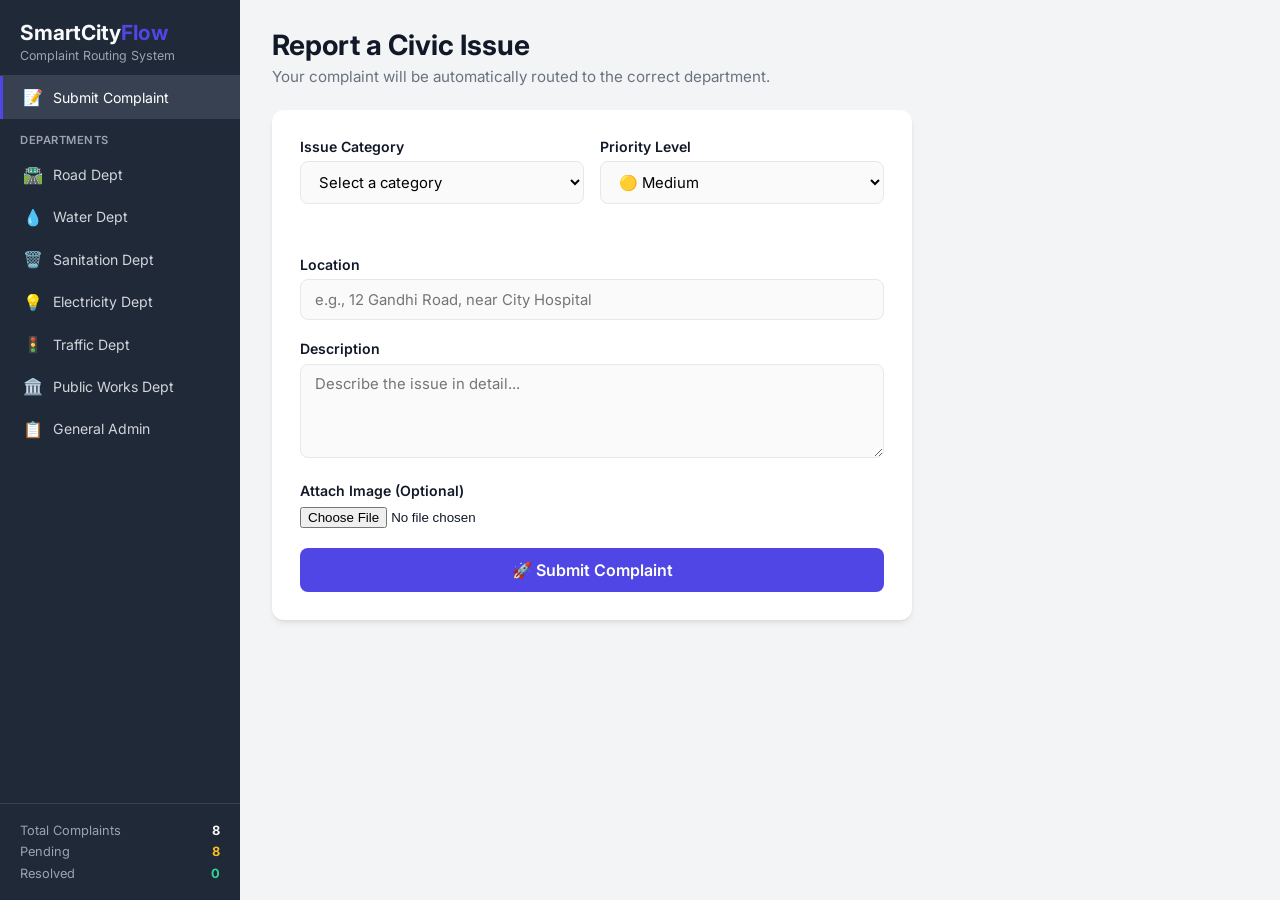
<file: smart-routing-prototype/index.html>
<!DOCTYPE html>
<html lang="en">
<head>
    <meta charset="UTF-8">
    <meta name="viewport" content="width=device-width, initial-scale=1.0">
    <title>SmartCity Flow - Complaint Routing System</title>
    <link href="https://fonts.googleapis.com/css2?family=Inter:wght@400;500;600;700&display=swap" rel="stylesheet">
    <link rel="stylesheet" href="styles.css">
</head>
<body>
<div class="app-container">

    <!-- Sidebar Navigation -->
    <aside class="sidebar">
        <div class="brand">
            <h2>SmartCity<span>Flow</span></h2>
            <p>Complaint Routing System</p>
        </div>
        <nav>
            <button class="nav-btn active" data-view="submit-view">
                <span class="icon">📝</span> Submit Complaint
            </button>
            <div class="nav-divider">Departments</div>
            <button class="nav-btn" data-view="dashboard-road">
                <span class="icon">🛣️</span> Road Dept
            </button>
            <button class="nav-btn" data-view="dashboard-water">
                <span class="icon">💧</span> Water Dept
            </button>
            <button class="nav-btn" data-view="dashboard-sanitation">
                <span class="icon">🗑️</span> Sanitation Dept
            </button>
            <button class="nav-btn" data-view="dashboard-electricity">
                <span class="icon">💡</span> Electricity Dept
            </button>
            <button class="nav-btn" data-view="dashboard-traffic">
                <span class="icon">🚦</span> Traffic Dept
            </button>
            <button class="nav-btn" data-view="dashboard-publicworks">
                <span class="icon">🏛️</span> Public Works Dept
            </button>
            <button class="nav-btn" data-view="dashboard-general">
                <span class="icon">📋</span> General Admin
            </button>
        </nav>
        <div class="sidebar-stats" id="sidebarStats"></div>
    </aside>

    <!-- Main Content -->
    <main class="main-content">

        <!-- Submit View -->
        <section id="submit-view" class="view-section active">
            <div class="header">
                <h1>Report a Civic Issue</h1>
                <p>Your complaint will be automatically routed to the correct department.</p>
            </div>
            <div class="card form-card">
                <form id="complaintForm">
                    <div class="form-row">
                        <div class="form-group">
                            <label for="issueType">Issue Category</label>
                            <select id="issueType" required>
                                <option value="" disabled selected>Select a category</option>
                                <option value="Road Damage">🛣️ Road Damage (Potholes, Cracks)</option>
                                <option value="Water Leakage">💧 Water Leakage (Pipeline, Overflow)</option>
                                <option value="Garbage Overflow">🗑️ Garbage Overflow (Bins, Waste)</option>
                                <option value="Street Light">💡 Street Light (Non-functional)</option>
                                <option value="Sanitation">🚿 Sanitation (Drainage, Sewage)</option>
                                <option value="Traffic">🚦 Traffic (Signals, Road Signs)</option>
                                <option value="Public Property">🏛️ Public Property (Parks, Buildings)</option>
                                <option value="Other">📋 Other (General Civic Issue)</option>
                            </select>
                            <div class="routing-badge" id="routingBadge"></div>
                        </div>
                        <div class="form-group">
                            <label for="priority">Priority Level</label>
                            <select id="priority" required>
                                <option value="Low">🟢 Low</option>
                                <option value="Medium" selected>🟡 Medium</option>
                                <option value="High">🔴 High</option>
                            </select>
                        </div>
                    </div>
                    <div class="form-group">
                        <label for="location">Location</label>
                        <input type="text" id="location" placeholder="e.g., 12 Gandhi Road, near City Hospital" required>
                    </div>
                    <div class="form-group">
                        <label for="description">Description</label>
                        <textarea id="description" rows="4" placeholder="Describe the issue in detail..." required></textarea>
                    </div>
                    <div class="form-group">
                        <label for="image">Attach Image (Optional)</label>
                        <input type="file" id="image" accept="image/*">
                    </div>
                    <button type="submit" class="btn-primary">🚀 Submit Complaint</button>
                </form>
            </div>
        </section>

        <!-- Road Department Dashboard -->
        <section id="dashboard-road" class="view-section" data-department="Road Department">
            <div class="header dept-header" style="--dept-color: #e74c3c;">
                <div class="dept-title-row">
                    <span class="dept-icon">🛣️</span>
                    <div>
                        <h1>Road Department Dashboard</h1>
                        <p>Managing road damage, potholes and surface repairs.</p>
                    </div>
                </div>
            </div>
            <div class="dashboard-controls">
                <div class="filter-group">
                    <label>Filter by Status:</label>
                    <select class="status-filter">
                        <option value="All">All</option><option value="Pending">Pending</option>
                        <option value="In Progress">In Progress</option><option value="Completed">Completed</option>
                    </select>
                </div>
                <div class="stat-counts" id="stats-road"></div>
            </div>
            <div class="complaints-grid" id="grid-road"></div>
        </section>

        <!-- Water Department Dashboard -->
        <section id="dashboard-water" class="view-section" data-department="Water Department">
            <div class="header dept-header" style="--dept-color: #3498db;">
                <div class="dept-title-row">
                    <span class="dept-icon">💧</span>
                    <div>
                        <h1>Water Department Dashboard</h1>
                        <p>Managing pipeline leaks, water overflow and supply issues.</p>
                    </div>
                </div>
            </div>
            <div class="dashboard-controls">
                <div class="filter-group">
                    <label>Filter by Status:</label>
                    <select class="status-filter">
                        <option value="All">All</option><option value="Pending">Pending</option>
                        <option value="In Progress">In Progress</option><option value="Completed">Completed</option>
                    </select>
                </div>
                <div class="stat-counts" id="stats-water"></div>
            </div>
            <div class="complaints-grid" id="grid-water"></div>
        </section>

        <!-- Sanitation Department Dashboard -->
        <section id="dashboard-sanitation" class="view-section" data-department="Sanitation Department">
            <div class="header dept-header" style="--dept-color: #27ae60;">
                <div class="dept-title-row">
                    <span class="dept-icon">🗑️</span>
                    <div>
                        <h1>Sanitation Department Dashboard</h1>
                        <p>Managing garbage, drainage, sewage and public sanitation.</p>
                    </div>
                </div>
            </div>
            <div class="dashboard-controls">
                <div class="filter-group">
                    <label>Filter by Status:</label>
                    <select class="status-filter">
                        <option value="All">All</option><option value="Pending">Pending</option>
                        <option value="In Progress">In Progress</option><option value="Completed">Completed</option>
                    </select>
                </div>
                <div class="stat-counts" id="stats-sanitation"></div>
            </div>
            <div class="complaints-grid" id="grid-sanitation"></div>
        </section>

        <!-- Electricity Department Dashboard -->
        <section id="dashboard-electricity" class="view-section" data-department="Electricity Department">
            <div class="header dept-header" style="--dept-color: #f39c12;">
                <div class="dept-title-row">
                    <span class="dept-icon">💡</span>
                    <div>
                        <h1>Electricity Department Dashboard</h1>
                        <p>Managing street lights and power-related public complaints.</p>
                    </div>
                </div>
            </div>
            <div class="dashboard-controls">
                <div class="filter-group">
                    <label>Filter by Status:</label>
                    <select class="status-filter">
                        <option value="All">All</option><option value="Pending">Pending</option>
                        <option value="In Progress">In Progress</option><option value="Completed">Completed</option>
                    </select>
                </div>
                <div class="stat-counts" id="stats-electricity"></div>
            </div>
            <div class="complaints-grid" id="grid-electricity"></div>
        </section>

        <!-- Traffic Department Dashboard -->
        <section id="dashboard-traffic" class="view-section" data-department="Traffic Department">
            <div class="header dept-header" style="--dept-color: #e67e22;">
                <div class="dept-title-row">
                    <span class="dept-icon">🚦</span>
                    <div>
                        <h1>Traffic Department Dashboard</h1>
                        <p>Managing traffic signals, road signs and markings.</p>
                    </div>
                </div>
            </div>
            <div class="dashboard-controls">
                <div class="filter-group">
                    <label>Filter by Status:</label>
                    <select class="status-filter">
                        <option value="All">All</option><option value="Pending">Pending</option>
                        <option value="In Progress">In Progress</option><option value="Completed">Completed</option>
                    </select>
                </div>
                <div class="stat-counts" id="stats-traffic"></div>
            </div>
            <div class="complaints-grid" id="grid-traffic"></div>
        </section>

        <!-- Public Works Department Dashboard -->
        <section id="dashboard-publicworks" class="view-section" data-department="Public Works Department">
            <div class="header dept-header" style="--dept-color: #1abc9c;">
                <div class="dept-title-row">
                    <span class="dept-icon">🏛️</span>
                    <div>
                        <h1>Public Works Department Dashboard</h1>
                        <p>Managing parks, benches, public buildings and civic infrastructure.</p>
                    </div>
                </div>
            </div>
            <div class="dashboard-controls">
                <div class="filter-group">
                    <label>Filter by Status:</label>
                    <select class="status-filter">
                        <option value="All">All</option><option value="Pending">Pending</option>
                        <option value="In Progress">In Progress</option><option value="Completed">Completed</option>
                    </select>
                </div>
                <div class="stat-counts" id="stats-publicworks"></div>
            </div>
            <div class="complaints-grid" id="grid-publicworks"></div>
        </section>

        <!-- General Administration Dashboard -->
        <section id="dashboard-general" class="view-section" data-department="General Administration">
            <div class="header dept-header" style="--dept-color: #95a5a6;">
                <div class="dept-title-row">
                    <span class="dept-icon">📋</span>
                    <div>
                        <h1>General Administration Dashboard</h1>
                        <p>Managing miscellaneous and unclassified civic issues.</p>
                    </div>
                </div>
            </div>
            <div class="dashboard-controls">
                <div class="filter-group">
                    <label>Filter by Status:</label>
                    <select class="status-filter">
                        <option value="All">All</option><option value="Pending">Pending</option>
                        <option value="In Progress">In Progress</option><option value="Completed">Completed</option>
                    </select>
                </div>
                <div class="stat-counts" id="stats-general"></div>
            </div>
            <div class="complaints-grid" id="grid-general"></div>
        </section>

    </main>
</div>

<!-- Toast Container -->
<div id="toast-container"></div>

<script src="app.js"></script>
</body>
</html>
</file>
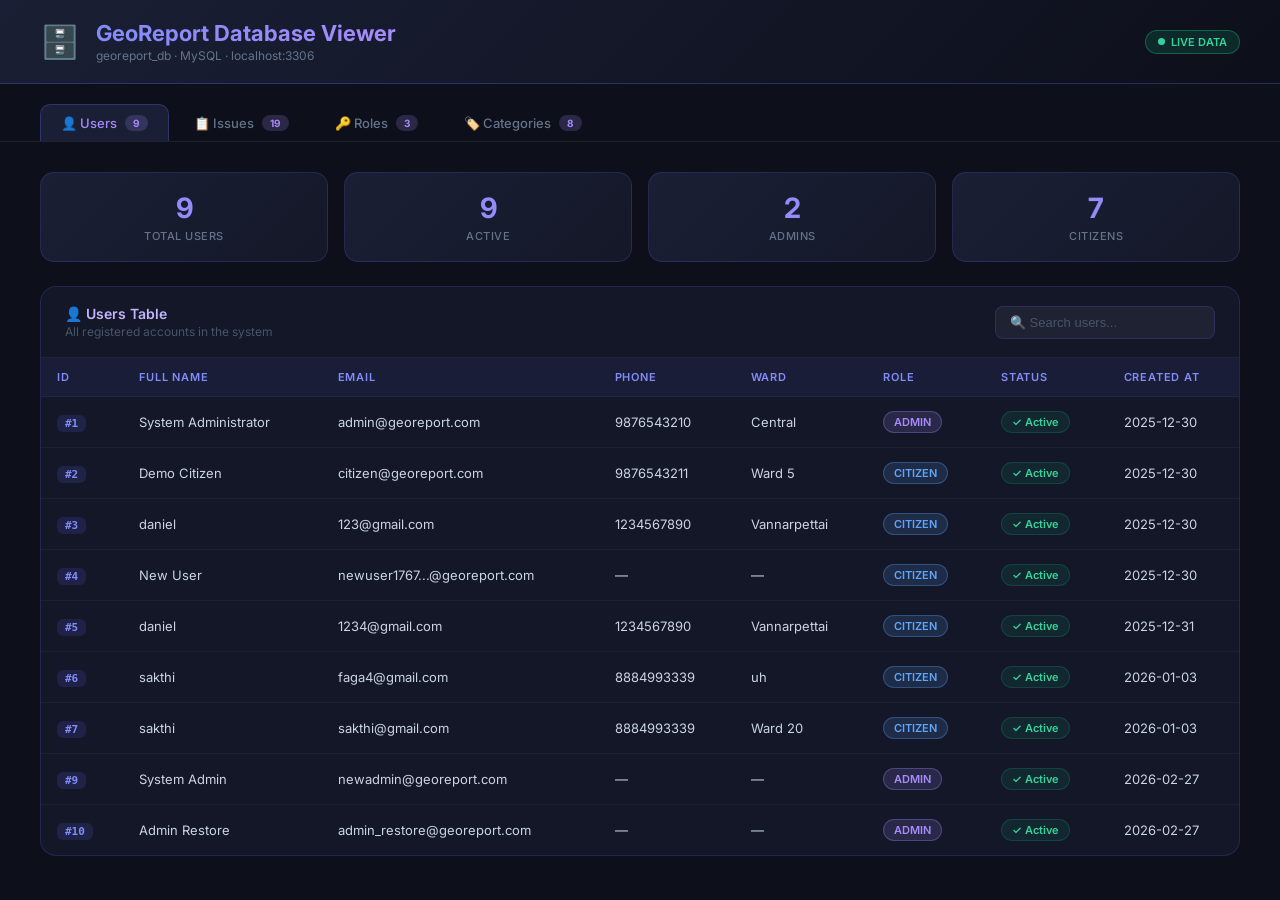
<file: src/main/resources/static/db-viewer.html>
<!DOCTYPE html>
<html lang="en">
<head>
  <meta charset="UTF-8" />
  <meta name="viewport" content="width=device-width, initial-scale=1.0"/>
  <title>GeoReport — Database Viewer</title>
  <link href="https://fonts.googleapis.com/css2?family=Inter:wght@300;400;500;600;700&display=swap" rel="stylesheet"/>
  <style>
    * { margin: 0; padding: 0; box-sizing: border-box; }

    body {
      font-family: 'Inter', sans-serif;
      background: #0d0f1a;
      color: #e2e8f0;
      min-height: 100vh;
    }

    /* Header */
    .header {
      background: linear-gradient(135deg, #1a1f35 0%, #0d0f1a 100%);
      border-bottom: 1px solid rgba(99,102,241,0.3);
      padding: 20px 40px;
      display: flex;
      align-items: center;
      gap: 16px;
    }
    .header-icon { font-size: 32px; }
    .header h1 { font-size: 22px; font-weight: 700; background: linear-gradient(90deg,#818cf8,#a78bfa); -webkit-background-clip:text; -webkit-text-fill-color:transparent; }
    .header p { font-size: 12px; color: #64748b; margin-top: 2px; }

    .live-badge {
      margin-left: auto;
      background: rgba(16,185,129,0.15);
      border: 1px solid rgba(16,185,129,0.4);
      color: #34d399;
      font-size: 11px;
      font-weight: 600;
      padding: 4px 12px;
      border-radius: 20px;
      display: flex;
      align-items: center;
      gap: 6px;
    }
    .live-dot { width:7px; height:7px; background:#34d399; border-radius:50%; animation: pulse 1.5s infinite; }
    @keyframes pulse { 0%,100%{opacity:1;} 50%{opacity:0.3;} }

    /* Tabs */
    .tabs {
      display: flex;
      gap: 4px;
      padding: 20px 40px 0;
      border-bottom: 1px solid rgba(255,255,255,0.08);
    }
    .tab {
      padding: 10px 20px;
      border-radius: 10px 10px 0 0;
      font-size: 13px;
      font-weight: 500;
      cursor: pointer;
      color: #64748b;
      border: 1px solid transparent;
      border-bottom: none;
      transition: all 0.2s;
      display: flex;
      align-items: center;
      gap: 8px;
    }
    .tab:hover { color: #a78bfa; background: rgba(167,139,250,0.05); }
    .tab.active {
      color: #a78bfa;
      background: #1a1f35;
      border-color: rgba(99,102,241,0.3);
      border-bottom-color: #1a1f35;
    }
    .tab-count {
      background: rgba(167,139,250,0.2);
      color: #a78bfa;
      font-size: 10px;
      font-weight: 700;
      padding: 2px 8px;
      border-radius: 20px;
    }

    /* Content */
    .content { padding: 30px 40px; }
    .tab-panel { display: none; }
    .tab-panel.active { display: block; animation: fadeIn 0.3s ease; }
    @keyframes fadeIn { from{opacity:0;transform:translateY(8px);} to{opacity:1;transform:translateY(0);} }

    /* Stats Row */
    .stats-row {
      display: grid;
      grid-template-columns: repeat(auto-fit, minmax(160px, 1fr));
      gap: 16px;
      margin-bottom: 24px;
    }
    .stat-card {
      background: linear-gradient(135deg, #1a1f35, #141828);
      border: 1px solid rgba(99,102,241,0.2);
      border-radius: 14px;
      padding: 18px;
      text-align: center;
      transition: transform 0.2s, border-color 0.2s;
    }
    .stat-card:hover { transform: translateY(-2px); border-color: rgba(167,139,250,0.4); }
    .stat-value { font-size: 28px; font-weight: 700; background: linear-gradient(90deg,#818cf8,#a78bfa); -webkit-background-clip:text; -webkit-text-fill-color:transparent; }
    .stat-label { font-size: 11px; color: #64748b; margin-top: 4px; font-weight: 500; text-transform: uppercase; letter-spacing: 0.5px; }

    /* Table */
    .table-wrapper {
      background: #131728;
      border: 1px solid rgba(99,102,241,0.2);
      border-radius: 16px;
      overflow: hidden;
    }
    .table-header-bar {
      padding: 18px 24px;
      display: flex;
      align-items: center;
      justify-content: space-between;
      border-bottom: 1px solid rgba(255,255,255,0.06);
    }
    .table-title { font-size: 14px; font-weight: 600; color: #c4b5fd; }
    .table-subtitle { font-size: 12px; color: #475569; margin-top: 2px; }
    .search-box {
      background: rgba(255,255,255,0.05);
      border: 1px solid rgba(99,102,241,0.2);
      border-radius: 8px;
      padding: 8px 14px;
      font-size: 13px;
      color: #e2e8f0;
      outline: none;
      width: 220px;
      transition: border-color 0.2s;
    }
    .search-box:focus { border-color: rgba(167,139,250,0.5); }
    .search-box::placeholder { color: #475569; }

    table { width: 100%; border-collapse: collapse; }
    thead tr { background: rgba(99,102,241,0.08); }
    th {
      padding: 12px 16px;
      text-align: left;
      font-size: 11px;
      font-weight: 600;
      color: #818cf8;
      text-transform: uppercase;
      letter-spacing: 0.8px;
      white-space: nowrap;
    }
    td {
      padding: 14px 16px;
      font-size: 13px;
      color: #cbd5e1;
      border-top: 1px solid rgba(255,255,255,0.04);
    }
    tbody tr { transition: background 0.15s; }
    tbody tr:hover { background: rgba(99,102,241,0.06); }

    /* Badges */
    .badge {
      display: inline-flex;
      align-items: center;
      gap: 5px;
      padding: 3px 10px;
      border-radius: 20px;
      font-size: 11px;
      font-weight: 600;
    }
    .badge-submitted { background: rgba(59,130,246,0.15); color: #60a5fa; border: 1px solid rgba(59,130,246,0.25); }
    .badge-resolved  { background: rgba(16,185,129,0.15); color: #34d399; border: 1px solid rgba(16,185,129,0.25); }
    .badge-rejected  { background: rgba(239,68,68,0.15);  color: #f87171; border: 1px solid rgba(239,68,68,0.25); }
    .badge-in_progress { background: rgba(245,158,11,0.15); color: #fbbf24; border: 1px solid rgba(245,158,11,0.25); }

    .badge-low      { background: rgba(16,185,129,0.1);  color: #6ee7b7; border: 1px solid rgba(16,185,129,0.2); }
    .badge-medium   { background: rgba(245,158,11,0.1);  color: #fcd34d; border: 1px solid rgba(245,158,11,0.2); }
    .badge-high     { background: rgba(249,115,22,0.1);  color: #fb923c; border: 1px solid rgba(249,115,22,0.2); }
    .badge-critical { background: rgba(239,68,68,0.1);   color: #f87171; border: 1px solid rgba(239,68,68,0.2); }

    .badge-admin      { background: rgba(167,139,250,0.15); color: #a78bfa; border: 1px solid rgba(167,139,250,0.3); }
    .badge-citizen    { background: rgba(96,165,250,0.15);  color: #60a5fa; border: 1px solid rgba(96,165,250,0.3); }
    .badge-department { background: rgba(52,211,153,0.15);  color: #34d399; border: 1px solid rgba(52,211,153,0.3); }
    .badge-active   { background: rgba(16,185,129,0.1);  color: #34d399; border: 1px solid rgba(16,185,129,0.2); }

    .id-pill {
      background: rgba(99,102,241,0.15);
      color: #818cf8;
      padding: 2px 8px;
      border-radius: 6px;
      font-size: 11px;
      font-weight: 700;
      font-family: monospace;
    }

    .no-data { text-align: center; padding: 40px; color: #475569; font-size: 14px; }
  </style>
</head>
<body>

<div class="header">
  <div class="header-icon">🗄️</div>
  <div>
    <h1>GeoReport Database Viewer</h1>
    <p>georeport_db · MySQL · localhost:3306</p>
  </div>
  <div class="live-badge">
    <div class="live-dot"></div>
    LIVE DATA
  </div>
</div>

<!-- Tabs -->
<div class="tabs">
  <div class="tab active" onclick="showTab('users')" id="tab-users">👤 Users <span class="tab-count" id="cnt-users">9</span></div>
  <div class="tab" onclick="showTab('issues')" id="tab-issues">📋 Issues <span class="tab-count" id="cnt-issues">19</span></div>
  <div class="tab" onclick="showTab('roles')" id="tab-roles">🔑 Roles <span class="tab-count">3</span></div>
  <div class="tab" onclick="showTab('categories')" id="tab-categories">🏷️ Categories <span class="tab-count">8</span></div>
</div>

<div class="content">

  <!-- ======= USERS ======= -->
  <div class="tab-panel active" id="panel-users">
    <div class="stats-row">
      <div class="stat-card"><div class="stat-value">9</div><div class="stat-label">Total Users</div></div>
      <div class="stat-card"><div class="stat-value">9</div><div class="stat-label">Active</div></div>
      <div class="stat-card"><div class="stat-value">2</div><div class="stat-label">Admins</div></div>
      <div class="stat-card"><div class="stat-value">7</div><div class="stat-label">Citizens</div></div>
    </div>
    <div class="table-wrapper">
      <div class="table-header-bar">
        <div>
          <div class="table-title">👤 Users Table</div>
          <div class="table-subtitle">All registered accounts in the system</div>
        </div>
        <input class="search-box" type="text" id="search-users" placeholder="🔍 Search users..." oninput="filterTable('users-tbody', this.value)"/>
      </div>
      <table>
        <thead>
          <tr>
            <th>ID</th><th>Full Name</th><th>Email</th><th>Phone</th><th>Ward</th><th>Role</th><th>Status</th><th>Created At</th>
          </tr>
        </thead>
        <tbody id="users-tbody">
          <tr><td><span class="id-pill">#1</span></td><td>System Administrator</td><td>admin@georeport.com</td><td>9876543210</td><td>Central</td><td><span class="badge badge-admin">ADMIN</span></td><td><span class="badge badge-active">✓ Active</span></td><td>2025-12-30</td></tr>
          <tr><td><span class="id-pill">#2</span></td><td>Demo Citizen</td><td>citizen@georeport.com</td><td>9876543211</td><td>Ward 5</td><td><span class="badge badge-citizen">CITIZEN</span></td><td><span class="badge badge-active">✓ Active</span></td><td>2025-12-30</td></tr>
          <tr><td><span class="id-pill">#3</span></td><td>daniel</td><td>123@gmail.com</td><td>1234567890</td><td>Vannarpettai</td><td><span class="badge badge-citizen">CITIZEN</span></td><td><span class="badge badge-active">✓ Active</span></td><td>2025-12-30</td></tr>
          <tr><td><span class="id-pill">#4</span></td><td>New User</td><td>newuser1767...@georeport.com</td><td>—</td><td>—</td><td><span class="badge badge-citizen">CITIZEN</span></td><td><span class="badge badge-active">✓ Active</span></td><td>2025-12-30</td></tr>
          <tr><td><span class="id-pill">#5</span></td><td>daniel</td><td>1234@gmail.com</td><td>1234567890</td><td>Vannarpettai</td><td><span class="badge badge-citizen">CITIZEN</span></td><td><span class="badge badge-active">✓ Active</span></td><td>2025-12-31</td></tr>
          <tr><td><span class="id-pill">#6</span></td><td>sakthi</td><td>faga4@gmail.com</td><td>8884993339</td><td>uh</td><td><span class="badge badge-citizen">CITIZEN</span></td><td><span class="badge badge-active">✓ Active</span></td><td>2026-01-03</td></tr>
          <tr><td><span class="id-pill">#7</span></td><td>sakthi</td><td>sakthi@gmail.com</td><td>8884993339</td><td>Ward 20</td><td><span class="badge badge-citizen">CITIZEN</span></td><td><span class="badge badge-active">✓ Active</span></td><td>2026-01-03</td></tr>
          <tr><td><span class="id-pill">#9</span></td><td>System Admin</td><td>newadmin@georeport.com</td><td>—</td><td>—</td><td><span class="badge badge-admin">ADMIN</span></td><td><span class="badge badge-active">✓ Active</span></td><td>2026-02-27</td></tr>
          <tr><td><span class="id-pill">#10</span></td><td>Admin Restore</td><td>admin_restore@georeport.com</td><td>—</td><td>—</td><td><span class="badge badge-admin">ADMIN</span></td><td><span class="badge badge-active">✓ Active</span></td><td>2026-02-27</td></tr>
        </tbody>
      </table>
    </div>
  </div>

  <!-- ======= ISSUES ======= -->
  <div class="tab-panel" id="panel-issues">
    <div class="stats-row">
      <div class="stat-card"><div class="stat-value">19</div><div class="stat-label">Total Issues</div></div>
      <div class="stat-card"><div class="stat-value">16</div><div class="stat-label">Submitted</div></div>
      <div class="stat-card"><div class="stat-value">3</div><div class="stat-label">Resolved</div></div>
      <div class="stat-card"><div class="stat-value">4</div><div class="stat-label">High Priority</div></div>
    </div>
    <div class="table-wrapper">
      <div class="table-header-bar">
        <div>
          <div class="table-title">📋 Issues Table</div>
          <div class="table-subtitle">All submitted civic complaints</div>
        </div>
        <input class="search-box" type="text" id="search-issues" placeholder="🔍 Search issues..." oninput="filterTable('issues-tbody', this.value)"/>
      </div>
      <table>
        <thead>
          <tr>
            <th>ID</th><th>Title</th><th>Status</th><th>Priority</th><th>Department</th><th>Contact Email</th><th>Contact Phone</th><th>Created At</th>
          </tr>
        </thead>
        <tbody id="issues-tbody">
          <tr><td><span class="id-pill">#1</span></td><td>ROAD DAMAGE</td><td><span class="badge badge-submitted">SUBMITTED</span></td><td><span class="badge badge-high">HIGH</span></td><td>—</td><td>—</td><td>—</td><td>2025-12-31</td></tr>
          <tr><td><span class="id-pill">#2</span></td><td>light issue</td><td><span class="badge badge-submitted">SUBMITTED</span></td><td><span class="badge badge-low">LOW</span></td><td>—</td><td>—</td><td>—</td><td>2025-12-31</td></tr>
          <tr><td><span class="id-pill">#4</span></td><td>undefined</td><td><span class="badge badge-submitted">SUBMITTED</span></td><td><span class="badge badge-low">LOW</span></td><td>—</td><td>—</td><td>—</td><td>2025-12-31</td></tr>
          <tr><td><span class="id-pill">#6</span></td><td>street issue causing sanitation</td><td><span class="badge badge-resolved">RESOLVED</span></td><td><span class="badge badge-high">HIGH</span></td><td>—</td><td>—</td><td>—</td><td>2025-12-31</td></tr>
          <tr><td><span class="id-pill">#7</span></td><td>light</td><td><span class="badge badge-submitted">SUBMITTED</span></td><td><span class="badge badge-medium">MEDIUM</span></td><td>—</td><td>—</td><td>—</td><td>2026-01-03</td></tr>
          <tr><td><span class="id-pill">#8</span></td><td>water</td><td><span class="badge badge-resolved">RESOLVED</span></td><td><span class="badge badge-medium">MEDIUM</span></td><td>—</td><td>—</td><td>—</td><td>2026-01-03</td></tr>
          <tr><td><span class="id-pill">#9</span></td><td>water</td><td><span class="badge badge-submitted">SUBMITTED</span></td><td><span class="badge badge-medium">MEDIUM</span></td><td>—</td><td>—</td><td>—</td><td>2026-01-03</td></tr>
          <tr><td><span class="id-pill">#10</span></td><td>road issue</td><td><span class="badge badge-submitted">SUBMITTED</span></td><td><span class="badge badge-medium">MEDIUM</span></td><td>—</td><td>—</td><td>—</td><td>2026-01-05</td></tr>
          <tr><td><span class="id-pill">#11</span></td><td>road damage</td><td><span class="badge badge-submitted">SUBMITTED</span></td><td><span class="badge badge-high">HIGH</span></td><td>—</td><td>—</td><td>—</td><td>2026-01-21</td></tr>
          <tr><td><span class="id-pill">#12</span></td><td>road da,a</td><td><span class="badge badge-resolved">RESOLVED</span></td><td><span class="badge badge-medium">MEDIUM</span></td><td>—</td><td>—</td><td>—</td><td>2026-01-21</td></tr>
          <tr><td><span class="id-pill">#13</span></td><td>damaged roads</td><td><span class="badge badge-submitted">SUBMITTED</span></td><td><span class="badge badge-medium">MEDIUM</span></td><td>—</td><td>—</td><td>—</td><td>2026-01-28</td></tr>
          <tr><td><span class="id-pill">#14</span></td><td>traffic issue</td><td><span class="badge badge-submitted">SUBMITTED</span></td><td><span class="badge badge-medium">MEDIUM</span></td><td>—</td><td>—</td><td>—</td><td>2026-02-27</td></tr>
          <tr><td><span class="id-pill">#21</span></td><td>broken light</td><td><span class="badge badge-submitted">SUBMITTED</span></td><td><span class="badge badge-medium">MEDIUM</span></td><td>—</td><td>—</td><td>—</td><td>2026-02-27</td></tr>
          <tr><td><span class="id-pill">#22</span></td><td>water pblm</td><td><span class="badge badge-submitted">SUBMITTED</span></td><td><span class="badge badge-medium">MEDIUM</span></td><td>—</td><td>—</td><td>—</td><td>2026-02-28</td></tr>
          <tr><td><span class="id-pill">#23</span></td><td>damaged road</td><td><span class="badge badge-submitted">SUBMITTED</span></td><td><span class="badge badge-medium">MEDIUM</span></td><td>—</td><td>sakthi@gmail.com</td><td>+919080999477</td><td>2026-03-24</td></tr>
          <tr><td><span class="id-pill">#24</span></td><td>jnsda</td><td><span class="badge badge-submitted">SUBMITTED</span></td><td><span class="badge badge-medium">MEDIUM</span></td><td>—</td><td>sakthi@gmail.com</td><td>+919080999477</td><td>2026-03-24</td></tr>
          <tr><td><span class="id-pill">#25</span></td><td>asasasz</td><td><span class="badge badge-submitted">SUBMITTED</span></td><td><span class="badge badge-medium">MEDIUM</span></td><td>—</td><td>sakthi@gmail.com</td><td>+919080999477</td><td>2026-03-24</td></tr>
          <tr><td><span class="id-pill">#26</span></td><td>damaged roads</td><td><span class="badge badge-submitted">SUBMITTED</span></td><td><span class="badge badge-medium">MEDIUM</span></td><td>—</td><td>sakthi@gmail.com</td><td>+919080999477</td><td>2026-03-24</td></tr>
          <tr><td><span class="id-pill">#27</span></td><td>iodsdsds</td><td><span class="badge badge-submitted">SUBMITTED</span></td><td><span class="badge badge-medium">MEDIUM</span></td><td>Electricity Dept.</td><td>sakthi@gmail.com</td><td>+919080999477</td><td>2026-03-24</td></tr>
        </tbody>
      </table>
    </div>
  </div>

  <!-- ======= ROLES ======= -->
  <div class="tab-panel" id="panel-roles">
    <div class="stats-row">
      <div class="stat-card"><div class="stat-value">3</div><div class="stat-label">Total Roles</div></div>
      <div class="stat-card"><div class="stat-value">7</div><div class="stat-label">Citizens</div></div>
      <div class="stat-card"><div class="stat-value">3</div><div class="stat-label">Admins</div></div>
      <div class="stat-card"><div class="stat-value">0</div><div class="stat-label">Departments</div></div>
    </div>
    <div class="table-wrapper">
      <div class="table-header-bar">
        <div>
          <div class="table-title">🔑 Roles & User Assignments</div>
          <div class="table-subtitle">Role definitions and user-role mappings</div>
        </div>
      </div>
      <table>
        <thead><tr><th>Role ID</th><th>Role Name</th><th>Users Assigned</th><th>User Names</th></tr></thead>
        <tbody>
          <tr>
            <td><span class="id-pill">#1</span></td>
            <td><span class="badge badge-citizen">ROLE_CITIZEN</span></td>
            <td>7</td>
            <td>System Administrator, Demo Citizen, daniel, New User, daniel, sakthi (faga4), sakthi (sakthi), Admin Restore</td>
          </tr>
          <tr>
            <td><span class="id-pill">#2</span></td>
            <td><span class="badge badge-admin">ROLE_ADMIN</span></td>
            <td>3</td>
            <td>System Administrator, System Admin, Admin Restore</td>
          </tr>
          <tr>
            <td><span class="id-pill">#3</span></td>
            <td><span class="badge badge-department">ROLE_DEPARTMENT</span></td>
            <td>0</td>
            <td>—</td>
          </tr>
        </tbody>
      </table>
    </div>
  </div>

  <!-- ======= CATEGORIES ======= -->
  <div class="tab-panel" id="panel-categories">
    <div class="stats-row">
      <div class="stat-card"><div class="stat-value">8</div><div class="stat-label">Categories</div></div>
      <div class="stat-card"><div class="stat-value">19</div><div class="stat-label">Total Issues</div></div>
    </div>
    <div class="table-wrapper">
      <div class="table-header-bar">
        <div>
          <div class="table-title">🏷️ Issue Categories</div>
          <div class="table-subtitle">Civic issue category definitions</div>
        </div>
      </div>
      <table>
        <thead><tr><th>ID</th><th>Category Name</th><th>Icon</th></tr></thead>
        <tbody>
          <tr><td><span class="id-pill">#1</span></td><td>Road Damage</td><td>🛣️</td></tr>
          <tr><td><span class="id-pill">#2</span></td><td>Water Leakage</td><td>💧</td></tr>
          <tr><td><span class="id-pill">#3</span></td><td>Garbage Overflow</td><td>🗑️</td></tr>
          <tr><td><span class="id-pill">#4</span></td><td>Street Light</td><td>💡</td></tr>
          <tr><td><span class="id-pill">#5</span></td><td>Sanitation</td><td>🚽</td></tr>
          <tr><td><span class="id-pill">#6</span></td><td>Traffic</td><td>🚦</td></tr>
          <tr><td><span class="id-pill">#7</span></td><td>Public Property</td><td>🏛️</td></tr>
          <tr><td><span class="id-pill">#8</span></td><td>Other</td><td>📌</td></tr>
        </tbody>
      </table>
    </div>
  </div>

</div>

<script>
  function showTab(name) {
    document.querySelectorAll('.tab').forEach(t => t.classList.remove('active'));
    document.querySelectorAll('.tab-panel').forEach(p => p.classList.remove('active'));
    document.getElementById('tab-' + name).classList.add('active');
    document.getElementById('panel-' + name).classList.add('active');
  }

  function filterTable(tbodyId, query) {
    const q = query.toLowerCase();
    const rows = document.getElementById(tbodyId).querySelectorAll('tr');
    rows.forEach(row => {
      row.style.display = row.textContent.toLowerCase().includes(q) ? '' : 'none';
    });
  }
</script>
</body>
</html>
</file>
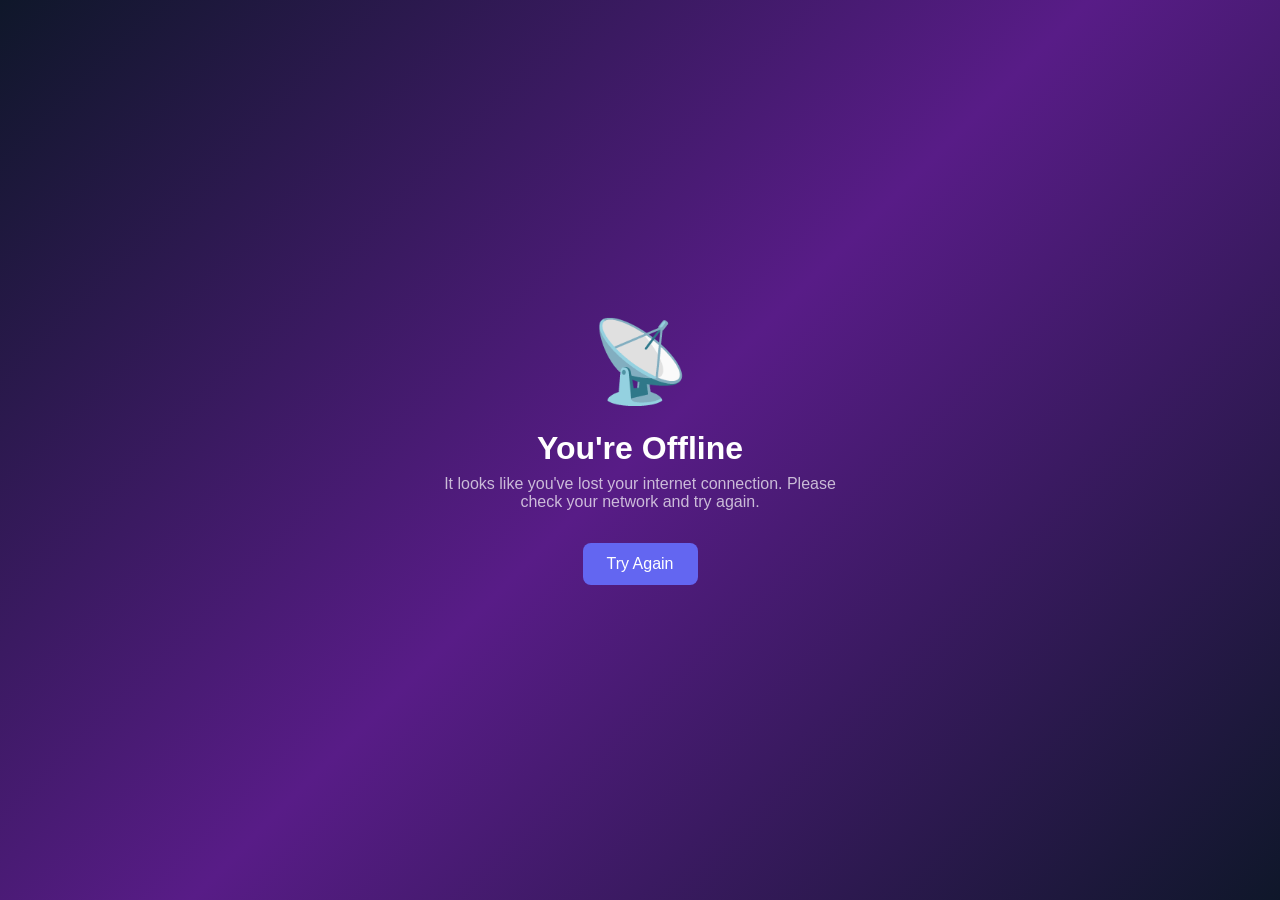
<file: src/main/resources/static/offline.html>
<!DOCTYPE html>
<html lang="en">

<head>
    <meta charset="UTF-8">
    <meta name="viewport" content="width=device-width, initial-scale=1.0">
    <title>Offline - GeoReport</title>
    <style>
        body {
            font-family: 'Inter', -apple-system, BlinkMacSystemFont, sans-serif;
            background: linear-gradient(135deg, #0f172a, #581c87, #0f172a);
            min-height: 100vh;
            display: flex;
            align-items: center;
            justify-content: center;
            margin: 0;
            color: white;
        }

        .container {
            text-align: center;
            padding: 2rem;
        }

        .icon {
            font-size: 80px;
            margin-bottom: 1rem;
        }

        h1 {
            font-size: 2rem;
            margin-bottom: 0.5rem;
        }

        p {
            color: rgba(255, 255, 255, 0.7);
            max-width: 400px;
            margin: 0 auto 2rem;
        }

        .btn {
            display: inline-block;
            padding: 0.75rem 1.5rem;
            background: #6366f1;
            color: white;
            text-decoration: none;
            border-radius: 0.5rem;
            font-weight: 500;
            transition: background 0.2s;
        }

        .btn:hover {
            background: #4f46e5;
        }
    </style>
</head>

<body>
    <div class="container">
        <div class="icon">📡</div>
        <h1>You're Offline</h1>
        <p>It looks like you've lost your internet connection. Please check your network and try again.</p>
        <a href="/" class="btn" onclick="window.location.reload(); return false;">Try Again</a>
    </div>
</body>

</html>
</file>
<file: smart-routing-prototype/styles.css>
:root {
    --primary-color: #4f46e5;
    --primary-hover: #4338ca;
    --bg-color: #f3f4f6;
    --sidebar-bg: #1f2937;
    --sidebar-text: #f9fafb;
    --sidebar-hover: #374151;
    --text-primary: #111827;
    --text-secondary: #6b7280;
    --card-bg: #ffffff;
    --border-color: #e5e7eb;
    --success: #10b981;
    --warning: #f59e0b;
    --danger: #ef4444;
    --info: #3b82f6;
    --font-main: 'Inter', sans-serif;
}

* { box-sizing: border-box; margin: 0; padding: 0; }

body {
    font-family: var(--font-main);
    background-color: var(--bg-color);
    color: var(--text-primary);
    display: flex;
    height: 100vh;
    overflow: hidden;
}

/* ---- Layout ---- */
.app-container { display: flex; width: 100%; height: 100%; }

.sidebar {
    width: 240px;
    background-color: var(--sidebar-bg);
    color: var(--sidebar-text);
    display: flex;
    flex-direction: column;
    flex-shrink: 0;
    overflow-y: auto;
}

.brand {
    padding: 1.25rem 1.25rem 0.75rem;
    border-bottom: 1px solid #374151;
}
.brand h2 { font-size: 1.3rem; font-weight: 700; }
.brand h2 span { color: var(--primary-color); }
.brand p { font-size: 0.78rem; color: #9ca3af; margin-top: 0.2rem; }

nav { display: flex; flex-direction: column; flex: 1; }

.nav-divider {
    padding: 0.9rem 1.25rem 0.4rem;
    font-size: 0.7rem;
    text-transform: uppercase;
    color: #9ca3af;
    font-weight: 600;
    letter-spacing: 0.5px;
}

.nav-btn {
    background: none;
    border: none;
    color: #d1d5db;
    padding: 0.7rem 1.25rem;
    text-align: left;
    font-size: 0.88rem;
    cursor: pointer;
    transition: all 0.15s;
    display: flex;
    align-items: center;
    font-family: var(--font-main);
    border-left: 3px solid transparent;
}
.nav-btn .icon { margin-right: 0.6rem; font-size: 1rem; }
.nav-btn:hover { background-color: var(--sidebar-hover); color: #fff; }
.nav-btn.active { background-color: var(--sidebar-hover); color: #fff; border-left-color: var(--primary-color); }

/* Sidebar Stats */
.sidebar-stats {
    margin: auto 0 0;
    padding: 1rem 1.25rem;
    border-top: 1px solid #374151;
}
.sidebar-stat-row {
    display: flex;
    justify-content: space-between;
    font-size: 0.8rem;
    color: #9ca3af;
    padding: 0.2rem 0;
}
.sidebar-stat-row strong { color: #f9fafb; }

/* ---- Main Content ---- */
.main-content { flex: 1; overflow-y: auto; padding: 1.75rem 2rem; }

/* Views */
.view-section { display: none; animation: fadeIn 0.25s ease; }
.view-section.active { display: block; }
@keyframes fadeIn { from { opacity: 0; transform: translateY(8px); } to { opacity: 1; transform: translateY(0); } }

/* ---- Header ---- */
.header { margin-bottom: 1.5rem; }
.header h1 { font-size: 1.75rem; font-weight: 700; }
.header p { color: var(--text-secondary); margin-top: 0.3rem; font-size: 0.95rem; }

.dept-header { border-left: 4px solid var(--dept-color, #4f46e5); padding-left: 1rem; }
.dept-title-row { display: flex; align-items: center; gap: 0.9rem; }
.dept-icon { font-size: 2rem; }

/* ---- Form ---- */
.card {
    background: var(--card-bg);
    border-radius: 12px;
    padding: 1.75rem;
    box-shadow: 0 4px 6px -1px rgba(0,0,0,0.08), 0 2px 4px -1px rgba(0,0,0,0.04);
    max-width: 640px;
}

.form-row { display: grid; grid-template-columns: 1fr 1fr; gap: 1rem; }

.form-group { margin-bottom: 1.25rem; }
.form-group label { display: block; font-weight: 600; margin-bottom: 0.4rem; font-size: 0.88rem; }

.form-group input[type="text"],
.form-group select,
.form-group textarea {
    width: 100%;
    padding: 0.65rem 0.9rem;
    border: 1px solid var(--border-color);
    border-radius: 8px;
    font-family: var(--font-main);
    font-size: 0.93rem;
    transition: border-color 0.2s, box-shadow 0.2s;
    background: #fafafa;
}
.form-group input:focus, .form-group select:focus, .form-group textarea:focus {
    outline: none;
    border-color: var(--primary-color);
    box-shadow: 0 0 0 3px rgba(79,70,229,0.15);
    background: #fff;
}

/* Live routing preview */
.routing-badge { min-height: 28px; margin-top: 4px; }

.btn-primary {
    background-color: var(--primary-color);
    color: white;
    border: none;
    padding: 0.75rem 1.5rem;
    font-size: 1rem;
    font-weight: 600;
    border-radius: 8px;
    cursor: pointer;
    transition: background-color 0.2s, transform 0.1s;
    width: 100%;
    font-family: var(--font-main);
}
.btn-primary:hover { background-color: var(--primary-hover); }
.btn-primary:active { transform: scale(0.99); }

/* ---- Dashboard Controls ---- */
.dashboard-controls {
    display: flex;
    justify-content: space-between;
    align-items: center;
    flex-wrap: wrap;
    gap: 0.75rem;
    background: white;
    padding: 0.85rem 1rem;
    border-radius: 8px;
    box-shadow: 0 1px 3px rgba(0,0,0,0.08);
    margin-bottom: 1.25rem;
}
.filter-group { display: flex; align-items: center; gap: 0.6rem; font-size: 0.88rem; font-weight: 600; }
.filter-group select { padding: 0.4rem 0.6rem; border-radius: 6px; border: 1px solid var(--border-color); font-size: 0.85rem; }

/* Stat Pills */
.stat-counts { display: flex; gap: 0.5rem; flex-wrap: wrap; }
.stat-pill {
    padding: 0.3rem 0.75rem;
    border-radius: 20px;
    font-size: 0.78rem;
    font-weight: 600;
}
.stat-pill.pending  { background: #fef9c3; color: #854d0e; }
.stat-pill.progress { background: #dbeafe; color: #1e40af; }
.stat-pill.done     { background: #dcfce7; color: #166534; }

/* ---- Complaint Cards ---- */
.complaints-grid {
    display: grid;
    grid-template-columns: repeat(auto-fill, minmax(290px, 1fr));
    gap: 1.25rem;
}

.complaint-card {
    background: var(--card-bg);
    border-radius: 10px;
    padding: 1.25rem;
    box-shadow: 0 2px 4px rgba(0,0,0,0.05);
    border: 1px solid var(--border-color);
    display: flex;
    flex-direction: column;
    gap: 0.6rem;
    transition: box-shadow 0.2s;
}
.complaint-card:hover { box-shadow: 0 6px 16px rgba(0,0,0,0.1); }

.card-header { display: flex; justify-content: space-between; align-items: flex-start; }

/* Priority Badges */
.badge { padding: 0.2rem 0.55rem; border-radius: 9999px; font-size: 0.72rem; font-weight: 700; }
.priority-High   { background: #fee2e2; color: #991b1b; }
.priority-Medium { background: #fef3c7; color: #92400e; }
.priority-Low    { background: #d1fae5; color: #065f46; }

/* Status Badges */
.status-badge {
    padding: 0.2rem 0.55rem;
    border-radius: 4px;
    font-size: 0.72rem;
    font-weight: 700;
    margin-bottom: 0.3rem;
    display: inline-block;
}
.status-Pending    { background: #fef08a; color: #854d0e; }
.status-Progress   { background: #bfdbfe; color: #1e40af; }
.status-Completed  { background: #bbf7d0; color: #166634; }

.card-title { font-weight: 600; font-size: 1rem; color: var(--text-primary); }
.card-meta  { font-size: 0.82rem; color: var(--text-secondary); }
.card-desc  { font-size: 0.9rem; color: #374151; line-height: 1.5; }

.card-actions {
    margin-top: auto;
    padding-top: 0.75rem;
    border-top: 1px solid var(--border-color);
    display: flex;
    align-items: center;
    justify-content: space-between;
}
.complaint-id { font-size: 0.75rem; color: #9ca3af; }
.card-actions select { padding: 0.35rem 0.5rem; border-radius: 5px; border: 1px solid var(--border-color); font-size: 0.82rem; }

/* Empty State */
.empty-state {
    grid-column: 1 / -1;
    text-align: center;
    padding: 3rem 1rem;
    color: var(--text-secondary);
    font-size: 0.95rem;
    background: white;
    border-radius: 10px;
    border: 2px dashed var(--border-color);
}

/* ---- Toast ---- */
#toast-container {
    position: fixed;
    bottom: 20px;
    right: 20px;
    z-index: 1000;
    display: flex;
    flex-direction: column;
    gap: 8px;
}
.toast {
    background: #1f2937;
    color: white;
    padding: 10px 18px;
    border-radius: 8px;
    box-shadow: 0 4px 12px rgba(0,0,0,0.15);
    font-size: 0.88rem;
    animation: slideIn 0.25s ease-out forwards;
    min-width: 250px;
}
.toast.success { border-left: 4px solid var(--success); }
.toast.info    { border-left: 4px solid var(--info); }

@keyframes slideIn  { from { transform: translateX(110%); opacity: 0; } to { transform: translateX(0); opacity: 1; } }
@keyframes slideOut { from { transform: translateX(0); opacity: 1; } to { transform: translateX(110%); opacity: 0; } }
</file>
